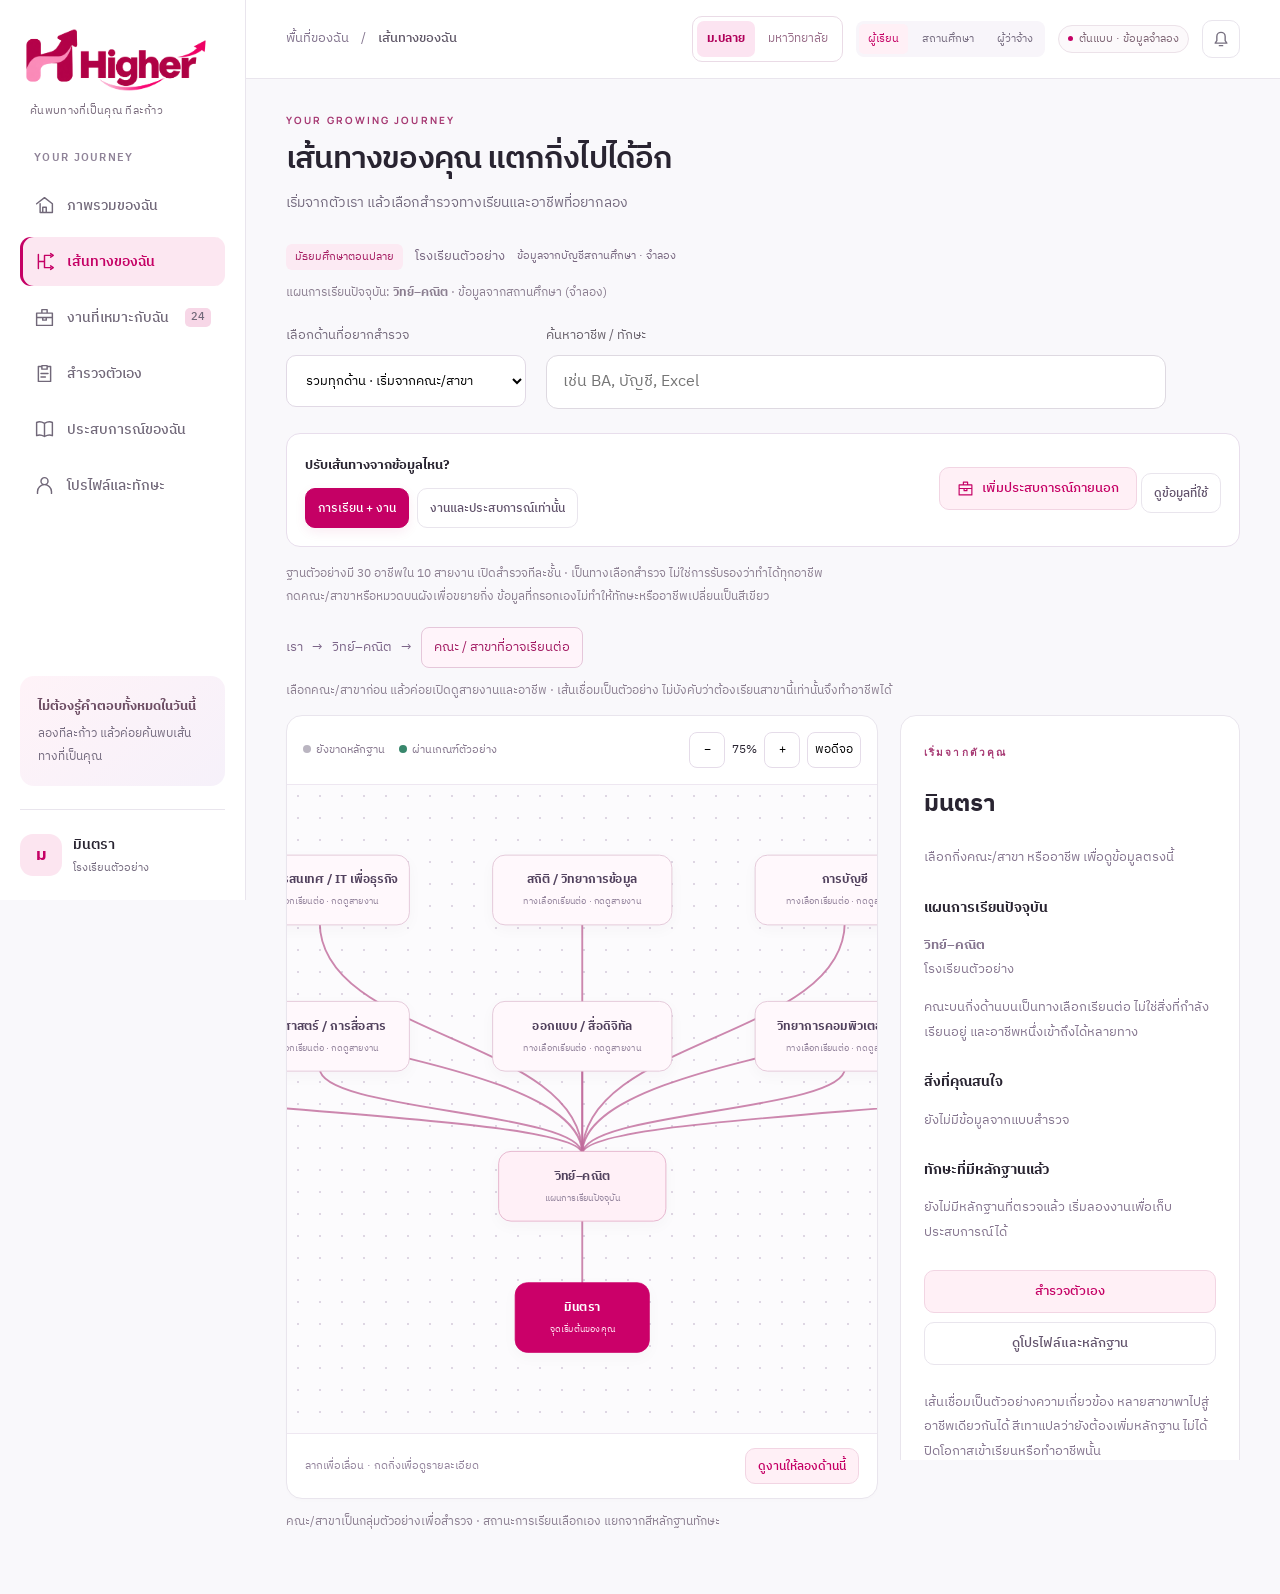
<file: index.html>
<!doctype html>
<html lang="th">
<head>
  <meta charset="utf-8"><meta name="viewport" content="width=device-width,initial-scale=1">
  <meta name="theme-color" content="#c90068">
  <meta name="description" content="Higher ต้นแบบค้นพบความถนัดผ่านงานจริง พร้อมเส้นทางทักษะที่เติบโตไปกับคุณ">
  <title>Higher — เส้นทางของคุณ เริ่มได้วันนี้</title>
  <link rel="stylesheet" href="styles.css">
  <link rel="stylesheet" href="polish.css">
  <link rel="stylesheet" href="assessment-v2.css">
  <link rel="stylesheet" href="theme-v3.css">
  <link rel="stylesheet" href="careers-v4.css">
  <link rel="stylesheet" href="journey-v5.css">
  <link rel="stylesheet" href="tree-v6.css">
  <link rel="stylesheet" href="adaptive-journey.css">
  <link rel="stylesheet" href="audit-fixes.css">
  <link rel="stylesheet" href="education-branches.css">
</head>
<body>
  <div id="app"></div><div id="overlay"></div><div id="toast" role="status" aria-live="polite"></div>
  <script src="app.js"></script>
  <script src="assessment-v2.js"></script>
  <script src="experience-v3.js"></script>
  <script src="career-data-v4.js"></script>
  <script src="careers-v4.js"></script>
  <script src="journey-v5.js"></script>
  <script src="tree-v6.js"></script>
  <script src="institution-v7.js"></script>
  <script src="education-tree-v8.js"></script>
  <script src="demo-navigation.js"></script>
  <script src="adaptive-journey.js"></script>
  <script src="audit-fixes.js"></script>
  <script src="education-branches.js"></script>
</body>
</html>
</file>
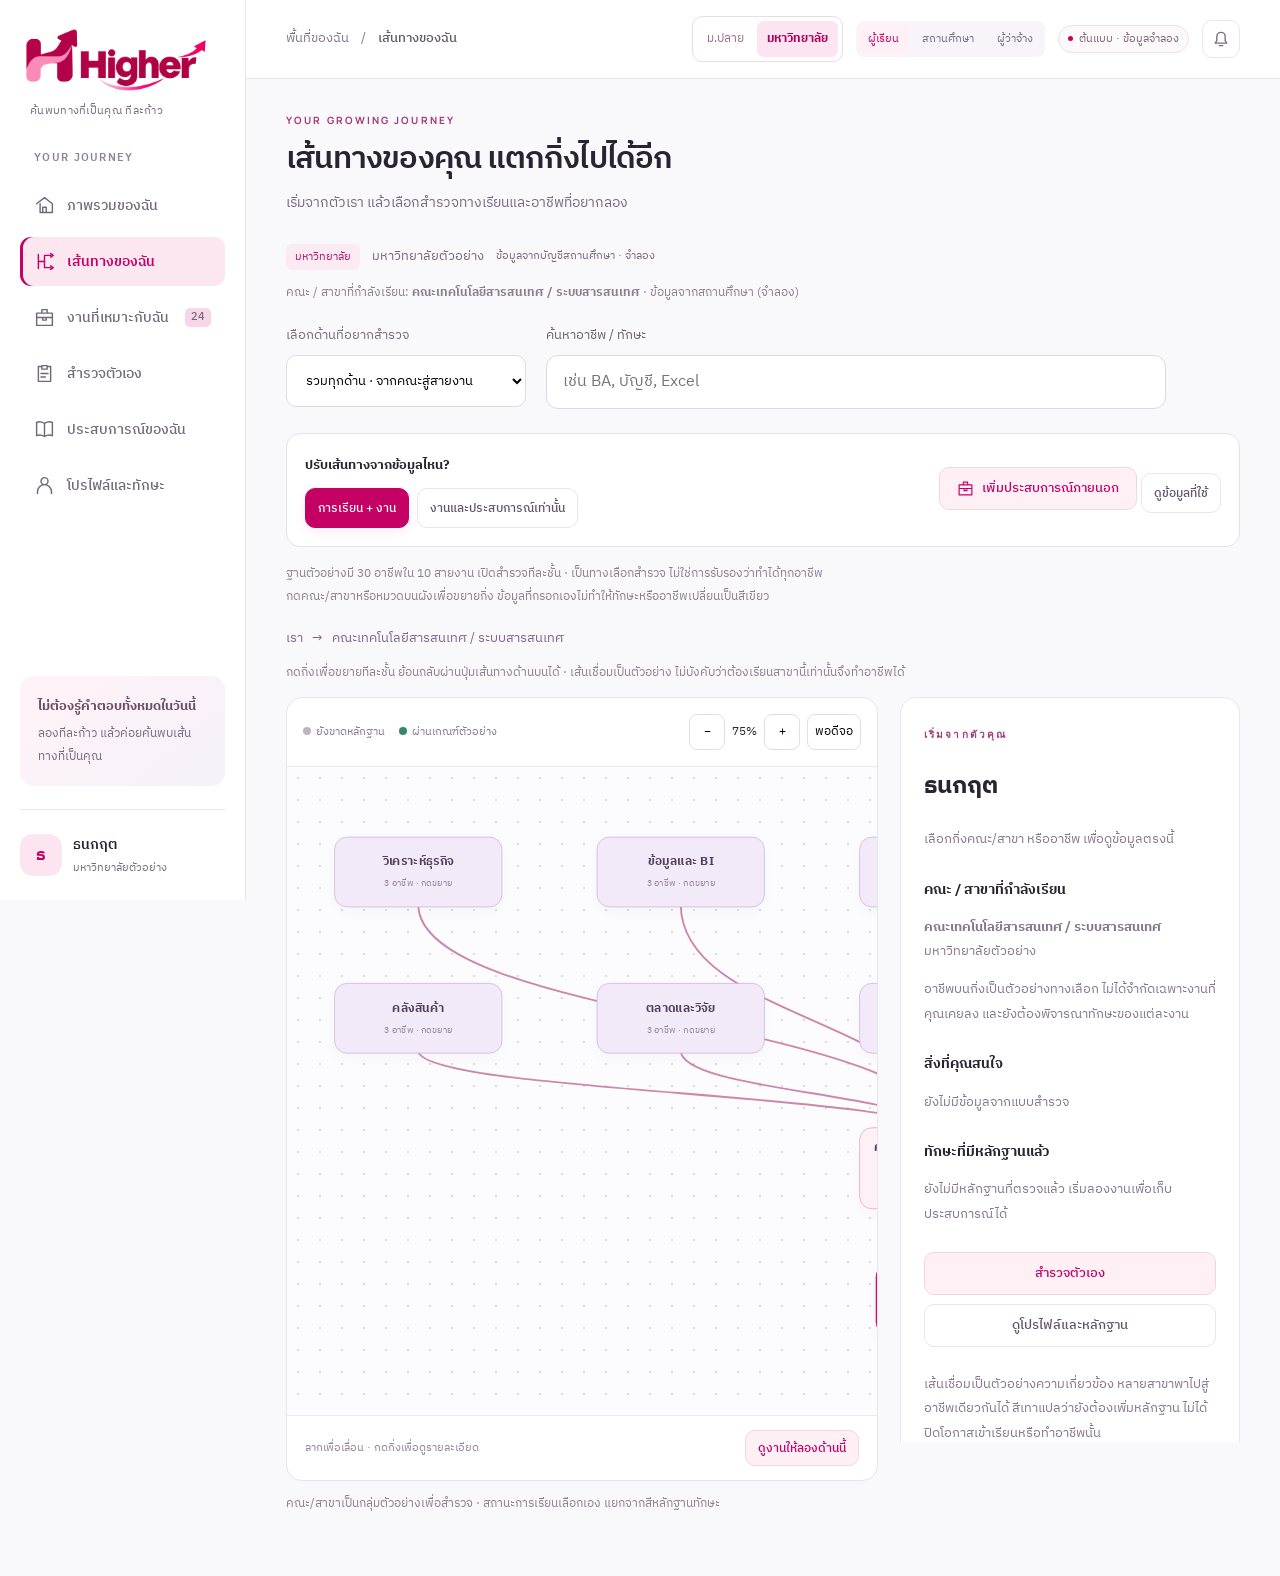
<file: university.html>
<!doctype html>
<html lang="th">
<head>
  <meta charset="utf-8"><meta name="viewport" content="width=device-width,initial-scale=1">
  <meta name="theme-color" content="#c90068">
  <meta name="description" content="Higher ต้นแบบสำหรับนักศึกษามหาวิทยาลัย เชื่อมคณะ ทักษะ อาชีพ และงานระหว่างเรียน">
  <title>Higher — ต้นแบบมหาวิทยาลัย</title>
  <link rel="stylesheet" href="styles.css">
  <link rel="stylesheet" href="polish.css">
  <link rel="stylesheet" href="assessment-v2.css">
  <link rel="stylesheet" href="theme-v3.css">
  <link rel="stylesheet" href="careers-v4.css">
  <link rel="stylesheet" href="journey-v5.css">
  <link rel="stylesheet" href="tree-v6.css">
  <link rel="stylesheet" href="adaptive-journey.css">
  <link rel="stylesheet" href="audit-fixes.css">
  <link rel="stylesheet" href="education-branches.css">
</head>
<body data-demo-cohort="university">
  <div id="app"></div><div id="overlay"></div><div id="toast" role="status" aria-live="polite"></div>
  <script src="app.js"></script>
  <script src="assessment-v2.js"></script>
  <script src="experience-v3.js"></script>
  <script src="career-data-v4.js"></script>
  <script src="careers-v4.js"></script>
  <script src="journey-v5.js"></script>
  <script src="tree-v6.js"></script>
  <script src="institution-v7.js"></script>
  <script src="education-tree-v8.js"></script>
  <script src="demo-navigation.js"></script>
  <script src="adaptive-journey.js"></script>
  <script src="audit-fixes.js"></script>
  <script src="education-branches.js"></script>
</body>
</html>
</file>
<file: styles.css>
@import url('https://fonts.googleapis.com/css2?family=IBM+Plex+Sans+Thai:wght@400;450;500;600;700&family=Manrope:wght@400;500;600;700;800&display=swap');
:root{--pink:#c90068;--pink-dark:#a50055;--soft:#fff0f6;--ink:#26252d;--muted:#85818d;--line:#eeecf1;--green:#267a65;--bg:#faf9fc;--purple:#8064c5;--blue:#4589bd;--gold:#b88b35;--side:238px}*{box-sizing:border-box}body{margin:0;background:var(--bg);color:var(--ink);font-family:'IBM Plex Sans Thai',system-ui,sans-serif;font-size:14px}button,input,select,textarea{font:inherit}button,a,input,select,textarea{-webkit-tap-highlight-color:transparent}button{cursor:pointer}button:disabled{cursor:not-allowed;opacity:.45}button,a{touch-action:manipulation}button:focus-visible,a:focus-visible{outline:3px solid #eeb0d0;outline-offset:4px}a{color:inherit;text-decoration:none}svg{display:block}button svg{pointer-events:none}.icon{width:20px;height:20px;flex-shrink:0}.sidebar{width:var(--side);position:fixed;inset:0 auto 0 0;background:white;border-right:1px solid var(--line);padding:32px 22px;display:flex;flex-direction:column;z-index:30}.brand{display:flex;align-items:center;gap:10px;font-family:Manrope,sans-serif;font-size:29px;font-weight:800;letter-spacing:-1.7px}.brand-mark{color:var(--pink);width:32px;height:36px}.brand span{color:var(--pink)}.side-caption{font-size:11px;color:var(--muted);margin:6px 0 34px 42px;letter-spacing:.2px}.nav-label{font-size:10px;letter-spacing:1.6px;font-weight:600;color:#aba6b0;margin:0 13px 13px}.nav{display:grid;gap:6px}.nav a{display:flex;align-items:center;gap:12px;border-radius:10px;padding:12px 13px;color:#797481;font-weight:500}.nav a:hover{background:#faf7fa}.nav a.active{background:var(--soft);color:var(--pink);font-weight:600}.nav a .count{margin-left:auto;background:#f7d7e7;border-radius:5px;padding:0 6px;font-size:10px}.sidebar-bottom{margin-top:auto}.side-note{padding:16px;background:#faf8fc;border:1px solid var(--line);border-radius:12px;font-size:11px;color:var(--muted);line-height:1.8}.side-note b{display:block;color:#69606e;margin-bottom:4px}.profile-small{display:flex;align-items:center;gap:10px;margin-top:21px;border-top:1px solid var(--line);padding-top:20px}.avatar{display:grid;place-items:center;width:36px;height:36px;border-radius:12px;background:#f5dcea;color:var(--pink);font-weight:700}.profile-small b{font-size:12px}.profile-small small{font-size:10px;display:block;color:var(--muted)}.main{margin-left:var(--side)}.topbar{height:77px;border-bottom:1px solid var(--line);padding:0 42px;background:#ffffffd9;display:flex;align-items:center;justify-content:space-between;gap:15px}.breadcrumb{font-size:12px;color:var(--muted);display:flex;gap:10px;align-items:center}.breadcrumb b{color:#605868;font-weight:500}.top-actions{display:flex;gap:16px;align-items:center}.demo-pill{display:flex;align-items:center;gap:6px;font-size:10px;color:#9e8391;background:#fbf5f8;border:1px solid #f0e3ea;padding:4px 9px;border-radius:20px}.dot{height:5px;width:5px;border-radius:50%;background:var(--pink);display:inline-block}.icon-button{border:1px solid var(--line);background:white;border-radius:8px;width:34px;height:34px;display:grid;place-items:center;color:#777080}.content{max-width:1530px;margin:auto;padding:35px 42px 44px}.eyebrow{font:700 10px Manrope,sans-serif;letter-spacing:2px;color:var(--pink);margin-bottom:8px}.page-head{display:flex;justify-content:space-between;align-items:center;gap:20px;margin-bottom:24px}.page-head h1{font-size:28px;letter-spacing:-.7px;margin:0 0 6px;font-weight:600}.page-head p{margin:0;font-size:12px;color:var(--muted);line-height:1.8}.btn{display:inline-flex;align-items:center;justify-content:center;gap:8px;border:1px solid var(--line);background:white;padding:10px 16px;border-radius:9px;color:#665c6b;font-weight:500;font-size:12px;white-space:nowrap}.btn .icon{width:16px;height:16px}.btn:hover{background:#faf6f9;border-color:#dec8d4}.btn.primary{background:var(--pink);border-color:var(--pink);color:white;box-shadow:0 4px 10px #c9006812}.btn.primary:hover{background:var(--pink-dark)}.btn.soft{color:var(--pink);border-color:#f2d5e3;background:var(--soft)}.btn.small{padding:7px 11px;font-size:11px}.btn.ghost{background:transparent;border-color:transparent}.stats{display:grid;grid-template-columns:repeat(4,1fr);gap:16px;margin-bottom:22px}.stat{background:white;border:1px solid var(--line);border-radius:12px;padding:17px 19px;display:flex;gap:13px;align-items:center}.stat-icon{display:grid;place-items:center;width:38px;height:38px;border-radius:11px;background:var(--soft);color:var(--pink)}.stat:nth-child(2) .stat-icon{color:var(--purple);background:#f2edf9}.stat:nth-child(3) .stat-icon{color:var(--green);background:#eaf5f0}.stat:nth-child(4) .stat-icon{color:var(--gold);background:#fcf5e9}.stat small{font-size:10px;color:var(--muted);display:block}.stat strong{font-family:Manrope,sans-serif;font-size:22px;line-height:1.7}.stat strong em{font:400 11px 'IBM Plex Sans Thai',sans-serif;color:var(--muted);font-style:normal;margin-left:5px}.map-layout{display:grid;grid-template-columns:minmax(0,1fr) 280px;gap:20px;align-items:start}.panel{background:white;border:1px solid var(--line);border-radius:13px;overflow:hidden}.panel-top{padding:18px 21px;border-bottom:1px solid var(--line);display:flex;justify-content:space-between;align-items:center;gap:12px}.panel-top h2{font-size:14px;font-weight:600;margin:0 0 3px}.panel-top p{font-size:10px;color:var(--muted);margin:0}.segmented{display:inline-flex;gap:3px;background:#f7f5f8;padding:3px;border-radius:8px}.segmented button{border:0;background:transparent;border-radius:6px;padding:6px 11px;font-size:10px;color:var(--muted)}.segmented button.active{background:white;color:var(--pink);box-shadow:0 1px 4px #28202c10}.map-toolbar{display:flex;align-items:center;justify-content:space-between;gap:10px;padding:12px 20px;flex-wrap:wrap}.legend{display:flex;gap:13px;font-size:9px;color:var(--muted);align-items:center}.legend span{display:flex;gap:5px;align-items:center}.legend i{width:7px;height:7px;border:1.5px solid #c6c1cd;border-radius:50%;display:inline-block}.legend .done{background:var(--pink);border-color:var(--pink)}.legend .open{border-color:var(--pink);background:white}.legend .later{border-style:dashed}.map-note{font-size:9px;color:#9b8490}.map-viewport{position:relative;height:510px;overflow:auto;background-color:#fcfbfe;background-image:radial-gradient(#ddd7e7 1px,transparent 1px);background-size:19px 19px;scrollbar-width:thin;overscroll-behavior:contain}.map-stage{position:relative;width:850px;height:535px;transform-origin:top left;transition:scale .15s}.map-lines{position:absolute;inset:0;width:850px;height:535px;pointer-events:none}.path{fill:none;stroke:#dad3e4;stroke-width:2;stroke-linecap:round;stroke-dasharray:5 6}.path.ready{stroke:#d670a4;stroke-dasharray:none}.path.explored{stroke:var(--pink);stroke-width:3;stroke-dasharray:none}.branch-caption{position:absolute;top:20px;font-size:10px;font-weight:500;display:flex;gap:5px;align-items:center;color:var(--purple)}.branch-caption.biz{color:var(--green)}.branch-caption.tech{color:var(--blue)}.node{position:absolute;z-index:2;transform:translate(-50%,-50%);width:140px;min-height:63px;background:white;border:1px solid #e0dbe7;border-radius:10px;padding:10px;text-align:left;box-shadow:0 3px 8px #3a234607;transition:box-shadow .2s,border-color .2s,translate .2s;color:var(--ink)}.node:hover{box-shadow:0 5px 15px #c900681c;translate:0 -2px;border-color:#d56b9f}.node .node-top{display:flex;gap:6px;align-items:center}.node .node-icon{width:24px;height:24px;background:#f6f1fa;border-radius:7px;color:var(--purple);display:grid;place-items:center}.node-icon .icon{width:14px;height:14px}.node b{display:block;font-size:10px;font-weight:600;line-height:1.6}.node small{display:block;margin:5px 0 0;font-size:8px;color:var(--muted)}.node.ready{border-color:#e2a6c4}.node.ready .node-icon{background:var(--soft);color:var(--pink)}.node.done{background:#fff4f9;border-color:var(--pink)}.node.selected{outline:3px solid #f8d6e7;outline-offset:3px;border-color:var(--pink)}.node.future{background:#fcfbfd}.node.future .node-icon{background:#f1eff4;color:#a49aaf}.node.current{width:160px;background:var(--pink);color:white;border-color:var(--pink);box-shadow:0 6px 18px #c9006825}.node.current small{color:#ffd2e8}.node.current .node-icon{background:#ffffff22;color:white}.node-badge{position:absolute;right:7px;top:-8px;font-size:7px;color:var(--pink);background:#fff0f6;border:1px solid #f1c8dc;padding:1px 5px;border-radius:8px}.node.done .node-badge{background:var(--pink);color:white;border-color:var(--pink)}.map-controls{display:flex;align-items:center;gap:5px}.map-controls button{border:1px solid var(--line);background:white;width:27px;height:27px;border-radius:6px;color:#746a7e;font-size:14px}.map-controls span{font-family:Manrope;font-size:9px;color:var(--muted);width:36px;text-align:center}.map-bottom{padding:12px 18px;display:flex;justify-content:space-between;align-items:center;font-size:10px;color:var(--muted);border-top:1px solid var(--line)}.map-bottom span{display:flex;align-items:center;gap:6px}.map-bottom .icon{width:13px;height:13px}.detail-panel{padding:21px}.detail-tag{font-size:9px;color:var(--pink);display:inline-block;background:var(--soft);padding:4px 8px;border-radius:5px;margin:12px 0 8px}.detail-icon{width:44px;height:44px;border-radius:12px;background:var(--soft);display:grid;place-items:center;color:var(--pink)}.detail-panel h2{font-size:20px;line-height:1.5;margin:0 0 5px;letter-spacing:-.4px}.detail-panel>p{font-size:11px;color:var(--muted);line-height:1.9;margin:8px 0 18px}.section-label{font-size:10px;font-weight:600;margin:20px 0 11px}.skill{margin:10px 0}.skill-head{display:flex;justify-content:space-between;font-size:10px;color:#79717f;margin-bottom:6px}.skill-head span:last-child{font-family:Manrope;font-size:9px}.track{height:4px;border-radius:4px;background:#f0edf3;overflow:hidden}.track i{height:100%;display:block;border-radius:4px;background:#ce76a6}.skill.met .track i{background:#67a18e}.tip{border:1px solid #efdeea;background:#fffafd;border-radius:9px;padding:11px;font-size:10px;color:#987489;line-height:1.8;margin:16px 0}.next-route{padding:10px 0;border-top:1px solid var(--line);display:flex;align-items:center;justify-content:space-between;font-size:11px}.next-route small{font-size:9px;color:var(--muted)}.detail-panel .btn{width:100%;margin-top:8px}.note-under{margin-top:13px;font-size:9px;color:var(--muted);line-height:1.8}.below-grid{display:grid;grid-template-columns:1.2fr 1fr;gap:20px;margin-top:20px}.mini-list{padding:5px 20px}.mini-row{padding:13px 0;display:flex;align-items:center;gap:12px;border-bottom:1px solid var(--line)}.mini-row:last-child{border-bottom:0}.mini-row .logo-tile{width:36px;height:36px;background:#faf1f6;color:var(--pink);border-radius:10px;display:grid;place-items:center;font-weight:700}.mini-row b{font-size:11px;display:block}.mini-row p{font-size:10px;color:var(--muted);margin:3px 0 0}.mini-row .right{margin-left:auto;text-align:right}.mini-row strong{font:700 12px Manrope}.mini-row .icon{width:17px}.update-block{padding:20px;display:flex;gap:12px}.update-block .round-icon{width:30px;height:30px;background:#ecf5f0;border-radius:50%;color:var(--green);display:grid;place-items:center;flex-shrink:0}.update-block b{font-size:11px}.update-block p{font-size:10px;color:var(--muted);line-height:1.9;margin:5px 0 10px}.pill{display:inline-flex;align-items:center;gap:5px;padding:4px 8px;border-radius:5px;font-size:9px;background:#f5f2f8;color:#81738e}.pill.pink{background:var(--soft);color:var(--pink)}.pill.green{background:#eaf5ef;color:var(--green)}.hero{background:linear-gradient(115deg,#fff3f9,#f8f0fc 65%,#f0f3fc);border:1px solid #f0ddeb;border-radius:16px;padding:30px;display:grid;grid-template-columns:1fr .7fr;align-items:center;gap:20px;margin-bottom:24px}.hero h2{font-size:29px;line-height:1.6;font-weight:600;letter-spacing:-.6px;margin:5px 0 12px}.hero h2 em{font-style:normal;color:var(--pink)}.hero p{color:#958393;font-size:12px;line-height:1.9;max-width:470px}.hero-steps{display:flex;align-items:center;justify-content:center;gap:12px}.hero-step{width:80px;height:95px;display:flex;align-items:center;justify-content:center;flex-direction:column;gap:10px;border:1px solid #ffffff;background:#ffffffaa;border-radius:14px;box-shadow:0 10px 20px #9c698b0b;color:var(--pink);font-size:10px}.hero-step:nth-child(3){translate:0 -25px}.hero-step:nth-child(1){translate:0 25px}.section-head{display:flex;justify-content:space-between;align-items:center;margin:26px 0 15px}.section-head h2{margin:0;font-size:17px;font-weight:600}.section-head p{font-size:11px;color:var(--muted)}.job-grid{display:grid;grid-template-columns:repeat(3,1fr);gap:17px}.job-card{background:white;border:1px solid var(--line);border-radius:13px;padding:20px;transition:transform .2s,box-shadow .2s}.job-card:hover{transform:translateY(-3px);box-shadow:0 10px 22px #38213908}.job-card .company{display:flex;align-items:center;justify-content:space-between;margin-bottom:17px}.company-symbol{width:39px;height:39px;border-radius:10px;display:grid;place-items:center;background:#f2ebfa;color:var(--purple);font:800 15px Manrope}.job-card:nth-child(2n) .company-symbol{background:#eaf4ef;color:var(--green)}.job-card:nth-child(3n) .company-symbol{background:#eaf1fa;color:var(--blue)}.job-card h3{font-size:16px;margin:0 0 4px}.job-card .company-name{color:var(--muted);font-size:10px}.job-card .tags{display:flex;gap:5px;flex-wrap:wrap;margin:13px 0}.job-card .reason{font-size:10px;line-height:1.8;color:#94818e;background:#fdf8fb;border-radius:7px;padding:10px}.job-card .job-foot{display:flex;justify-content:space-between;align-items:center;border-top:1px solid var(--line);padding-top:13px;margin-top:16px}.money{font:700 17px Manrope;color:var(--ink)}.money small{font:400 9px 'IBM Plex Sans Thai';color:var(--muted)}.filters{display:flex;gap:9px;align-items:center;margin-bottom:20px;flex-wrap:wrap}.search{position:relative;flex:1;min-width:180px}.search .icon{position:absolute;left:12px;top:12px;color:#aaa0b3;width:16px;height:16px}.search input{width:100%;padding:11px 14px 11px 37px;border:1px solid var(--line);border-radius:9px;background:white;font-size:12px}.filter-button{border:1px solid var(--line);background:white;border-radius:8px;padding:10px 15px;color:#8c8093;font-size:11px}.filter-button.active{background:var(--pink);border-color:var(--pink);color:white}.jobs-count{font-size:10px;color:var(--muted);margin-left:auto}.steps-overview{display:grid;grid-template-columns:repeat(3,1fr);gap:18px}.step-card{padding:22px;border:1px solid var(--line);border-radius:12px;background:white}.step-card>span{font:700 24px Manrope;color:#e3becf}.step-card h3{font-size:15px}.step-card p{font-size:11px;line-height:1.9;color:var(--muted)}.assessment-shell{max-width:760px;margin:0 auto}.assessment-intro{padding:32px}.assessment-intro h2{font-size:25px;margin:15px 0}.assessment-intro p{font-size:12px;color:var(--muted);line-height:2}.assessment-step{padding:28px}.step-progress{display:flex;gap:6px;margin:0 0 26px}.step-progress i{height:4px;background:#eee9f1;border-radius:4px;flex:1}.step-progress i.on{background:var(--pink)}.question-number{font-size:10px;color:var(--pink)}.assessment-step h2{font-size:23px;font-weight:600;line-height:1.6;margin:10px 0}.assessment-step .hint{font-size:11px;color:var(--muted)}.options{display:grid;gap:10px;margin:24px 0}.option{border:1px solid var(--line);border-radius:10px;padding:15px;text-align:left;background:white;display:flex;gap:12px;align-items:center}.option .radio{height:17px;width:17px;border:1px solid #d7d0dd;border-radius:50%;flex-shrink:0}.option.active{border-color:var(--pink);background:#fff6fa;color:var(--pink)}.option.active .radio{border:5px solid var(--pink)}.assessment-footer{display:flex;justify-content:space-between;margin-top:25px}.form-grid{display:grid;grid-template-columns:1fr 1fr;gap:16px}.field{display:block;margin-bottom:17px}.field>span{display:block;font-size:11px;color:#837789;margin:0 0 7px}.field input,.field select,.field textarea{width:100%;background:#fcfbfd;border:1px solid #e5dfe9;border-radius:8px;padding:12px;color:#51465b;font-size:12px}.field textarea{resize:vertical;min-height:88px}.check-row{display:flex;gap:9px;align-items:flex-start;color:var(--muted);font-size:11px;line-height:1.9}.check-row input{accent-color:var(--pink);margin-top:4px}.profile-grid{display:grid;grid-template-columns:1fr 1fr;gap:20px}.profile-card{padding:25px}.profile-card h2{font-size:17px;margin-top:0}.profile-intro{display:flex;gap:15px;align-items:center;margin-bottom:20px}.profile-intro .avatar{width:58px;height:58px;font-size:20px}.profile-intro h2{margin:0;font-size:21px}.profile-intro p{font-size:11px;color:var(--muted);margin:4px 0}.skills-profile .skill{margin:16px 0}.skills-profile .skill-head{font-size:12px}.skills-profile .track{height:6px}.role-switch{display:flex;gap:5px}.role-switch button{border:0;background:transparent;font-size:10px;color:var(--muted);padding:5px 8px;border-radius:5px}.role-switch button.active{color:var(--pink);background:var(--soft)}table{width:100%;border-collapse:collapse;font-size:11px;text-align:left}th{font-weight:500;color:var(--muted);background:#fcfbfd;padding:13px 20px;white-space:nowrap}td{padding:17px 20px;border-bottom:1px solid var(--line)}td b{font-size:12px}.table-wrap{overflow:auto}.empty{text-align:center;padding:50px 25px;color:var(--muted)}.empty .icon{margin:auto auto 15px;width:30px;height:30px;color:#c9b4c1}.empty h3{color:#746479;font-size:16px}.empty p{font-size:12px}.work-card{padding:23px;margin-bottom:16px}.work-top{display:flex;align-items:center;justify-content:space-between;gap:20px}.work-card h3{margin:0 0 5px;font-size:17px}.work-card p{font-size:11px;color:var(--muted);line-height:1.9}.work-steps{display:flex;gap:8px;margin:18px 0}.work-steps span{flex:1;border-top:3px solid #eee9f1;padding-top:9px;color:var(--muted);font-size:10px}.work-steps span.on{border-color:var(--pink);color:var(--pink)}.work-actions{display:flex;gap:9px;flex-wrap:wrap}.modal-backdrop{position:fixed;inset:0;background:#29203160;backdrop-filter:blur(4px);z-index:100;display:flex;align-items:center;justify-content:center;padding:24px}.modal{background:white;border-radius:17px;max-width:600px;width:100%;max-height:90vh;overflow:auto;box-shadow:0 20px 80px #20132833}.modal-head{display:flex;justify-content:space-between;align-items:center;padding:22px 25px;border-bottom:1px solid var(--line)}.modal-head h2{font-size:17px;margin:0}.modal-body{padding:25px}.modal-body h3{font-size:23px;margin:12px 0 5px}.modal-body>p{color:var(--muted);font-size:12px;line-height:1.9}.job-facts{display:grid;grid-template-columns:1fr 1fr;gap:13px;margin:20px 0}.job-facts>div{padding:12px;background:#faf8fc;border-radius:8px}.job-facts small{display:block;font-size:10px;color:var(--muted);margin-bottom:5px}.job-facts b{font-size:12px}.modal-list{font-size:12px;line-height:2;color:#877b8d;padding-left:20px}.modal-foot{display:flex;gap:10px;justify-content:flex-end;padding:17px 25px;border-top:1px solid var(--line)}.feedback-stars{display:flex;gap:8px;margin:10px 0 22px}.feedback-stars button{border:1px solid var(--line);border-radius:8px;background:white;padding:9px 13px;color:#a598ae}.feedback-stars button.active{border-color:var(--pink);background:var(--soft);color:var(--pink)}.toast{position:fixed;bottom:25px;left:calc(50% + 80px);transform:translateX(-50%);background:#392b3e;color:white;padding:12px 20px;border-radius:10px;font-size:12px;box-shadow:0 8px 25px #27192d20;z-index:200;max-width:90vw}.history-entry{border-left:2px solid #f0d4e3;padding:0 0 22px 20px;margin:5px 0 0 8px;position:relative}.history-entry:before{content:'';position:absolute;width:8px;height:8px;background:var(--pink);border:3px solid white;box-sizing:content-box;border-radius:50%;left:-8px;top:0}.history-entry h3{font-size:14px;margin:0 0 8px}.history-entry p{font-size:11px;color:var(--muted);line-height:1.9;margin:5px 0}.history-entry small{font-size:10px;color:#a699aa}.mobile-menu{display:none}.full-width{width:100%}.spacer{height:15px}.helper-text{color:var(--muted);font-size:10px;line-height:1.8}.error-text{font-size:11px;color:#bd4065}.welcome-tag{font-size:10px;color:var(--pink);background:white;border:1px solid #f1d5e4;border-radius:20px;padding:4px 10px;display:inline-flex;gap:6px;align-items:center}.key-note{color:var(--muted);font-size:10px;line-height:1.9;margin-top:17px}.recent-state{font-size:10px;background:#f0f6f2;padding:8px 12px;color:var(--green);border-radius:8px}.mobile-nav-backdrop{display:none}
@media(min-width:1550px){.map-viewport{height:540px}.map-stage{margin:0 auto}.content{padding-top:42px}}@media(max-width:1200px){:root{--side:208px}.sidebar{padding:27px 16px}.content{padding:28px}.topbar{padding:0 28px}.map-layout{grid-template-columns:minmax(0,1fr) 250px}.job-grid{grid-template-columns:repeat(2,1fr)}.stat{padding:14px 12px;gap:8px}.stat-icon{width:30px;height:30px}.stat strong{font-size:19px}}@media(max-width:980px){.map-layout{grid-template-columns:1fr}.detail-panel{display:grid;grid-template-columns:1fr 1fr;gap:0 28px}.detail-main{grid-row:span 2}.detail-panel>p{margin:0}.detail-panel .section-label{margin-top:10px}.detail-secondary .btn{width:auto}.below-grid{grid-template-columns:1fr 1fr}.hero{grid-template-columns:1fr}.hero-steps{display:none}}@media(max-width:740px){:root{--side:0px}.sidebar{transform:translateX(-105%);width:230px;transition:transform .2s;box-shadow:10px 0 35px #22162c15}.sidebar.open{transform:translateX(0)}.mobile-nav-backdrop.open{display:block;position:fixed;inset:0;background:#22162c40;z-index:25}.main{margin:0}.mobile-menu{display:grid}.topbar{height:65px;padding:0 18px}.breadcrumb{font-size:10px}.top-actions{gap:8px}.role-switch{display:none}.demo-pill{font-size:9px}.content{padding:24px 16px}.page-head{align-items:flex-start;gap:10px}.page-head h1{font-size:24px}.page-head p{font-size:11px}.page-head .btn{font-size:10px;padding:9px}.stats{grid-template-columns:repeat(2,1fr);gap:10px}.stat{padding:13px}.map-toolbar{padding:12px;gap:7px}.legend{gap:8px;font-size:8px}.map-note{display:none}.map-viewport{height:460px}.map-bottom{font-size:9px;padding:12px}.panel-top{padding:16px}.panel-top .segmented button{padding:6px 8px}.detail-panel{display:block}.detail-panel h2{font-size:20px}.below-grid,.profile-grid,.steps-overview{grid-template-columns:1fr}.job-grid{grid-template-columns:1fr}.hero{padding:24px}.hero h2{font-size:25px}.form-grid{grid-template-columns:1fr;gap:0}.assessment-step{padding:22px}.assessment-step h2{font-size:21px}.work-top{align-items:flex-start}.work-top .btn{font-size:10px}.work-steps span{font-size:9px}.modal-backdrop{padding:12px}.modal{max-height:94vh}.modal-body{padding:20px}.modal-head{padding:17px 20px}.toast{left:50%;width:max-content;max-width:90vw}.profile-card{padding:20px}.map-controls{gap:3px}.segmented{white-space:nowrap}.job-facts{grid-template-columns:1fr 1fr}.modal-foot{padding:15px 20px}.page-head .hide-mobile{display:none}}
</file>
<file: polish.css>
.node{width:124px}
.node.current{width:160px}
.branch-caption .icon{width:13px;height:13px}
.job-card .reason>.icon{display:inline-block;vertical-align:middle;width:12px;height:12px;margin-right:4px}
.tip>.icon{display:inline-block;vertical-align:middle;width:13px;height:13px}
.detail-panel .detail-main>p{font-size:11px;line-height:1.9;color:var(--muted)}
.assessment-intro .detail-icon>.icon{width:25px;height:25px}
.sidebar .profile-small .avatar{flex-shrink:0}
.sidebar .profile-small>div:last-child{min-width:0}
.sidebar .profile-small small{white-space:nowrap;text-overflow:ellipsis;overflow:hidden}
</file>
<file: assessment-v2.css>
.survey-layout{max-width:830px;margin:0 auto}.survey-meta{display:flex;align-items:center;justify-content:space-between;font-size:11px;color:var(--muted);margin-bottom:12px;gap:12px}.survey-progress{height:5px;background:#eee9f1;border-radius:6px;overflow:hidden;margin-bottom:25px}.survey-progress i{display:block;height:100%;background:var(--pink);transition:width .2s}.survey-box{padding:30px}.survey-box h2{font-size:24px;line-height:1.7;margin:12px 0}.survey-box .question-help{font-size:12px;color:var(--muted);line-height:1.9;margin:0 0 22px}.survey-box .options .option{font-size:13px}.survey-box .option .radio.square{border-radius:4px}.survey-box .example{padding:15px 18px;border-left:3px solid #e5a1c2;background:#fff7fb;border-radius:0 8px 8px 0;font-size:12px;line-height:2;color:#826e7e;margin:20px 0;white-space:pre-line}.survey-box .example b{color:#5c4a59}.survey-box .option-desc{display:block;font-size:10px;color:var(--muted);margin-top:3px}.survey-box .unknown{border-style:dashed;color:#87788f;background:#fcfafc}.survey-navigation{display:flex;justify-content:space-between;align-items:center;border-top:1px solid var(--line);margin-top:26px;padding-top:20px;gap:10px}.survey-counter{font-size:11px;color:var(--muted);text-align:center}.assessment-notice{font-size:10px;line-height:1.9;color:#9b8795;padding:14px 0}.survey-intro-grid{display:grid;grid-template-columns:repeat(3,1fr);gap:12px;margin:22px 0}.survey-intro-grid>div{border:1px solid var(--line);padding:15px;border-radius:10px;font-size:11px;line-height:1.8}.survey-intro-grid strong{font-size:21px;font-family:Manrope;display:block;color:var(--pink);margin-bottom:6px}.survey-intro-grid small{display:block;color:var(--muted)}.interest-grid{display:grid;grid-template-columns:repeat(2,1fr);gap:14px}.interest-item{padding:15px;border:1px solid var(--line);border-radius:10px}.interest-item h3{font-size:13px;margin:0 0 4px}.interest-item p{font-size:10px;color:var(--muted);line-height:1.8;margin:4px 0 12px}.interest-item strong{font:700 18px Manrope;color:var(--pink)}.interest-item small{font-size:10px;color:var(--muted)}.interest-item .track{margin-top:10px}.interest-item .track i{background:var(--pink)}.survey-section{padding:24px;margin-bottom:18px}.survey-section>h2{font-size:18px;margin:0 0 9px}.survey-section>p{font-size:12px;line-height:1.9;color:var(--muted)}.result-columns{display:grid;grid-template-columns:1.25fr 1fr;gap:20px}.result-list{padding:0;list-style:none;margin:12px 0}.result-list li{padding:11px 0;border-bottom:1px solid var(--line);font-size:12px;line-height:1.9;display:flex;justify-content:space-between;gap:12px}.result-list li span{color:var(--muted);text-align:right}.module-cards{display:grid;grid-template-columns:repeat(3,1fr);gap:12px}.module-card{border:1px solid var(--line);border-radius:11px;padding:18px;background:#fff}.module-card h3{font-size:15px;margin:10px 0 7px}.module-card p{font-size:11px;color:var(--muted);line-height:1.9;min-height:42px}.module-card .btn{width:100%}.module-card .detail-icon{width:34px;height:34px}.result-actions{display:flex;gap:10px;flex-wrap:wrap;margin-top:18px}.task-table{width:100%;border-collapse:collapse;margin:16px 0;font-size:12px}.task-table th,.task-table td{padding:9px 12px;border:1px solid var(--line);font-weight:400}.task-table th{background:#fff0f6}.rubric{font-size:11px;line-height:1.9;border:1px solid var(--line);border-radius:8px;padding:14px;margin:16px 0}.rubric summary{cursor:pointer;color:var(--pink)}.rubric ul{padding-left:18px;color:var(--muted)}.source-links{font-size:11px;line-height:2;color:var(--muted);margin:15px 0}.source-links a{color:var(--pink);text-decoration:underline;text-underline-offset:3px}.confidence-note{font-size:10px;line-height:1.8;background:#f7f4fb;border-radius:8px;padding:10px;color:#8c7c9a}.evidence-row{display:flex;justify-content:space-between;gap:10px;font-size:11px;padding:10px 0;border-bottom:1px solid var(--line)}.evidence-row span{color:var(--muted);text-align:right}.branch-survey-link{margin-top:16px;padding-top:12px;border-top:1px solid var(--line)}.support-note{padding:13px;border:1px solid #f3dce8;border-radius:8px;color:#946c84;background:#fff8fb;font-size:11px;line-height:1.9}.task-review-response{padding:15px;background:#faf8fc;border-radius:8px;white-space:pre-wrap;overflow-wrap:anywhere;font-size:12px;line-height:1.9;margin:12px 0}.survey-box textarea{width:100%;min-height:140px;padding:14px;border:1px solid #e7dfe9;border-radius:9px;resize:vertical;font:inherit;line-height:1.9}.survey-box input{width:100%;padding:12px;border:1px solid #e7dfe9;border-radius:8px}.survey-box .table-scroll{overflow:auto}.skills-placeholder{font-size:11px;color:var(--muted);padding:12px 0;line-height:1.9}
@media(max-width:740px){.survey-box{padding:21px}.survey-box h2{font-size:21px}.survey-intro-grid{gap:7px}.survey-intro-grid>div{padding:11px;font-size:10px}.result-columns{grid-template-columns:1fr}.module-cards{grid-template-columns:1fr}.module-card p{min-height:0}.interest-grid{gap:10px}.survey-section{padding:20px}.survey-navigation .btn{font-size:11px;padding:10px 12px}}
</file>
<file: theme-v3.css>
/* Higher v3: an approachable workspace, with the roadmap as the main canvas. */
:root{--pink:#c50065;--pink-dark:#a50055;--soft:#fff0f6;--ink:#292431;--muted:#756b7f;--line:#e9e5ed;--bg:#f9f8fb;--side:246px;--green:#24755e;--blue:#356b9f;--purple:#7753ab}
body{font-size:16px;line-height:1.65}button,input,select,textarea{font:inherit}button:focus-visible,a:focus-visible,input:focus-visible,textarea:focus-visible,select:focus-visible{outline:3px solid #d25e9a;outline-offset:3px}.sidebar{padding:23px 20px;background:#fff;border-color:var(--line)}.brand{letter-spacing:0;display:block;padding:0 2px}.brand-image{display:block;width:188px;max-width:100%;height:auto}.side-caption{margin:8px 10px 29px;font-size:11px;color:#78697b;letter-spacing:.3px}.nav-label{font-size:11px;letter-spacing:1.3px;color:#8f8398;margin:0 14px 14px}.nav{gap:7px}.nav a{font-size:14px;padding:12px 14px;border-radius:11px;gap:12px;color:#716879;font-weight:450;min-height:49px}.nav a.active{background:#fce7f1;color:var(--pink);box-shadow:inset 3px 0 var(--pink)}.nav a .count{font-size:11px;min-width:21px;text-align:center}.nav .icon{width:21px;height:21px}.side-note{border:0;background:linear-gradient(140deg,#fff3f8,#f6f1fa);padding:18px;font-size:12px;border-radius:14px;line-height:1.9}.side-note b{font-size:13px;color:#6d4d64}.profile-small{gap:11px;margin-top:23px;padding-top:22px}.profile-small b{font-size:14px;font-weight:600}.profile-small small{font-size:11px}.avatar{height:42px;width:42px;font-size:17px;background:#fce5f0;border-radius:13px}.topbar{height:79px;padding:0 40px;background:#fff;position:relative}.breadcrumb{font-size:13px;color:#83748e;gap:12px}.breadcrumb b{font-size:13px}.top-actions{gap:13px}.role-switch{padding:3px;background:#f8f5fa;border-radius:8px}.role-switch button{font-size:11px;padding:6px 9px}.demo-pill{font-size:11px;background:#fcf9fb;border-color:#ece2e9;color:#7d6373;padding:5px 10_sinkpx}.icon-button{width:38px;height:38px;border-radius:10px}.content{padding:34px 40px 48px;max-width:1640px}.page-head{margin-bottom:27px;align-items:center}.page-head h1{font-size:31px;font-weight:600;letter-spacing:-.8px;line-height:1.55;margin:0 0 7px}.page-head p{font-size:14px;color:var(--muted);max-width:740px;line-height:1.9}.eyebrow{font-size:10px;letter-spacing:2.1px;font-weight:700;margin-bottom:8px;color:#a63872}.btn{min-height:43px;font-size:13px;padding:10px 17px;border-radius:10px;gap:8px;line-height:1.6;color:#62536c;transition:background .15s,box-shadow .15s,transform .15s}.btn.primary{background:var(--pink);color:white;box-shadow:0 4px 12px #b9006014}.btn.primary:hover{background:var(--pink-dark);box-shadow:0 5px 15px #b9006022;transform:translateY(-1px)}.btn.small{font-size:12px;min-height:36px;padding:7px 12px}.btn.ghost{box-shadow:none}.btn .icon{width:17px;height:17px}.panel{border-radius:16px;border-color:var(--line);box-shadow:0 2px 3px #3c234503}.panel-top{padding:19px 23px}.panel-top h2{font-size:17px;font-weight:600;margin:0 0 4px}.panel-top p{font-size:12px;line-height:1.7}.helper-text,.key-note{font-size:12px;line-height:1.9;color:var(--muted)}.pill{font-size:11px;padding:4px 9px;border-radius:6px;line-height:1.7}.pill.pink{color:#a51b61;background:#fceaf3}.pill.green{color:#256b55;background:#eaf4ef}.stats{gap:15px;margin-bottom:25px}.stat{padding:18px 19px;gap:13px;border-radius:14px;box-shadow:0 2px 4px #3b234303}.stat small{font-size:12px;line-height:1.7}.stat strong{font-size:25px;line-height:1.65}.stat strong em{font-size:11px}.stat-icon{width:42px;height:42px;border-radius:13px}.stat-icon .icon{width:21px;height:21px}.section-head{margin:29px 0 17px}.section-head h2{font-size:21px;font-weight:600}.section-head p{font-size:13px}.section-label{font-size:13px;font-weight:600;margin:22px 0 12px}.mini-list{padding:0 22px}.mini-row{padding:16px 0;gap:13px}.mini-row b{font-size:14px;font-weight:500}.mini-row p{font-size:12px;margin-top:4px}.mini-row strong{font-size:15px}.mini-row .logo-tile{width:41px;height:41px;border-radius:11px}.below-grid{gap:22px;margin-top:23px}.update-block{padding:23px;gap:14px}.update-block b{font-size:14px;font-weight:500}.update-block p{font-size:13px;line-height:1.9}.update-block .round-icon{height:35px;width:35px}.update-block .round-icon .icon{height:18px;width:18px}.job-grid{gap:22px}.job-card{padding:24px;border-radius:16px;box-shadow:0 3px 8px #3f254905}.job-card:hover{box-shadow:0 12px 25px #4c2a5010;border-color:#decad8}.job-card h3{font-size:20px;line-height:1.6;font-weight:600}.job-card .company{margin-bottom:19px}.company-symbol{width:45px;height:45px;font-size:17px;border-radius:13px}.job-card .company-name{font-size:12px}.job-card .tags{margin:16px 0;gap:7px}.job-card .reason{font-size:12px;line-height:1.9;padding:13px;border-radius:9px;color:#7b6374;background:#fcf7fa}.job-card .job-foot{padding-top:17px;margin-top:19px;gap:10px}.money{font-size:22px}.money small{font-size:11px}.filters{gap:9px;margin-bottom:17px}.search input{font-size:14px;padding:12px 16px 12px 40px;min-height:46px;border-radius:10px}.search .icon{top:15px;left:13px;width:17px;height:17px}.filter-button{font-size:13px;min-height:45px;padding:9px 15px;border-radius:9px}.field>span{font-size:13px;color:#75677e;line-height:1.8;margin-bottom:8px}.field input,.field select,.field textarea{font-size:14px;min-height:47px;padding:12px 14px;border-radius:10px;background:#fff}.field textarea{min-height:110px}.check-row{font-size:13px;line-height:1.95;gap:10px}.check-row input{width:18px;height:18px;flex-shrink:0;margin-top:5px}.modal{border-radius:20px;max-width:660px}.modal-head{padding:21px 27px}.modal-head h2{font-size:19px}.modal-body{padding:26px}.modal-body h3{font-size:26px;line-height:1.55}.modal-body>p{font-size:14px;line-height:1.9}.modal-list{font-size:14px;line-height:2}.job-facts{gap:13px;margin:23px 0}.job-facts>div{padding:15px;border-radius:10px}.job-facts small{font-size:12px}.job-facts b{font-size:14px}.modal-foot{padding:18px 26px}.tip{font-size:12px;line-height:1.9;padding:14px;border-radius:10px}.profile-card{padding:27px}.profile-card h2{font-size:20px}.profile-intro h2{font-size:25px}.profile-intro p{font-size:13px}.work-card{padding:26px;margin-bottom:22px}.work-card h3{font-size:22px;line-height:1.6}.work-card p{font-size:13px;line-height:1.9}.work-steps{margin:24px 0}.work-steps span{font-size:12px;padding-top:12px}.work-actions{gap:10px}.empty{padding:55px 25px}.empty h3{font-size:20px;font-weight:500}.empty p{font-size:14px;line-height:1.9}.history-entry h3{font-size:16px;line-height:1.8}.history-entry p{font-size:13px}.history-entry small{font-size:11px}table{font-size:13px}th{padding:15px 22px;font-size:12px}td{padding:19px 22px}td b{font-size:14px}.toast{font-size:14px;padding:14px 22px;line-height:1.8;border-radius:12px;max-width:85vw}
/* Home: one clear next action, followed by the work you can actually try. */
.home-welcome{display:grid;grid-template-columns:1.1fr .9fr;gap:30px;align-items:center;background:linear-gradient(115deg,#fff0f7 0%,#fbf5fc 60%,#f2f2fc 100%);border:1px solid #efdeea;border-radius:20px;padding:33px 35px;margin-bottom:25px;overflow:hidden}.home-welcome h2{font-size:31px;line-height:1.6;letter-spacing:-.8px;margin:10px 0 12px;font-weight:600}.home-welcome h2 em{font-style:normal;color:var(--pink)}.home-welcome p{font-size:14px;line-height:1.9;color:#7c6478;max-width:510px;margin-bottom:21px}.welcome-tag{font-size:10px;letter-spacing:.6px;padding:5px 10px;color:#a73d73;gap:7px}.welcome-tag .icon{width:13px;height:13px}.mini-journey{position:relative;min-height:225px;display:flex;justify-content:center;align-items:center;gap:13px}.journey-stop{background:#ffffffed;box-shadow:0 12px 30px #6d3b6510;border:1px solid #f2e1eb;border-radius:17px;display:flex;flex-direction:column;align-items:center;gap:11px;min-width:100px;min-height:114px;padding:19px 13px;color:#a32e69;font-size:13px;transform:rotate(-4deg)}.journey-stop .icon{width:29px;height:29px}.journey-stop:nth-of-type(2){transform:translateY(-20px) rotate(1deg);color:#7753ab}.journey-stop:nth-of-type(3){transform:translateY(-40px) rotate(5deg);color:var(--green)}.mini-journey>.icon{color:#ce93b3;width:20px;flex-shrink:0}.home-actions{display:flex;gap:10px;flex-wrap:wrap}.home-intro-note{display:flex;justify-content:space-between;gap:25px;font-size:12px;color:var(--muted);padding-top:20px;line-height:1.9}.home-intro-note a{color:var(--pink);white-space:nowrap}
/* Roadmap: bigger labels, separated branches, a navigable spatial canvas. */
.roadmap-v3 .map-layout{grid-template-columns:minmax(0,1fr) 302px;gap:22px}.roadmap-v3 .map-main{min-width:0}.roadmap-v3 .panel-top{gap:15px}.roadmap-v3 .segmented{border:1px solid #eee6ef;border-radius:9px;background:#faf7fb}.roadmap-v3 .segmented button{font-size:12px;padding:7px 12px;min-height:34px}.roadmap-v3 .map-toolbar{padding:14px 19px;border-bottom:1px solid #f0eaf3;gap:10px}.roadmap-v3 .legend{font-size:11px;gap:13px;color:#7c6d86}.roadmap-v3 .legend i{width:9px;height:9px}.roadmap-v3 .map-viewport{height:625px;background-color:#fcfafd;background-image:radial-gradient(#dfd5e5 .8px,transparent .8px);background-size:22px 22px;cursor:grab;touch-action:pan-x pan-y;scrollbar-color:#d4bfce transparent;scrollbar-width:thin;position:relative}.roadmap-v3 .map-viewport.is-panning{cursor:grabbing;user-select:none}.roadmap-v3 .map-space{position:relative;min-width:100%;min-height:100%;margin:0 auto}.roadmap-v3 .map-stage{width:1020px;height:670px;position:absolute;left:0;top:0;margin:0;transition:none;scale:1;transform-origin:top left}.roadmap-v3 .map-lines{width:1020px;height:670px}.roadmap-v3 .path{stroke:#d6cddd;stroke-width:2;stroke-dasharray:5 7}.roadmap-v3 .path.ready{stroke:#d787af;stroke-width:2;stroke-dasharray:none}.roadmap-v3 .path.explored{stroke:var(--pink);stroke-width:3.2;stroke-dasharray:none}.roadmap-v3 .path.is-highlight{stroke:var(--pink);stroke-width:3;stroke-dasharray:none}.roadmap-v3 .branch-label{position:absolute;top:22px;display:flex;align-items:center;gap:7px;font-size:12px;font-weight:500;color:#8f3a70;letter-spacing:.1px;background:#f9eaf3;border-radius:7px;padding:6px 11px}.roadmap-v3 .branch-label.business{background:#eaf4ed;color:#3d735a}.roadmap-v3 .branch-label.tech{background:#eaf1fb;color:#476f9c}.roadmap-v3 .branch-label .icon{width:14px;height:14px}.roadmap-v3 .node{width:146px;min-height:87px;padding:13px 12px;border:1px solid #e6dbe9;border-radius:13px;background:white;box-shadow:0 4px 10px #4b2a5507;translate:0 0;transition:border-color .15s,box-shadow .15s,opacity .15s}.roadmap-v3 .node:hover{translate:0 -2px;box-shadow:0 7px 17px #923a7215;border-color:#d182ad}.roadmap-v3 .node .node-top{gap:8px;align-items:flex-start}.roadmap-v3 .node .node-icon{width:27px;height:27px;border-radius:9px;flex-shrink:0}.roadmap-v3 .node .node-icon .icon{width:16px;height:16px}.roadmap-v3 .node b{font-size:13px;font-weight:600;line-height:1.65}.roadmap-v3 .node small{font-size:10px;margin:9px 0 0;color:#817188;line-height:1.6}.roadmap-v3 .node.ready{border-color:#e8bed4}.roadmap-v3 .node.done{border-color:#63a18c;background:#f1faf5}.roadmap-v3 .node.done .node-icon{color:#28735a;background:#e4f3eb}.roadmap-v3 .node.done small{color:#3e795f}.roadmap-v3 .node.selected{border-color:var(--pink);outline:3px solid #f4d8e7;outline-offset:4px;box-shadow:0 5px 18px #c9006813}.roadmap-v3 .node.future{background:#fff;opacity:1}.roadmap-v3 .node.future .node-icon{background:#f5f1f8;color:#897296}.roadmap-v3 .node.future{border-style:dashed;border-color:#ccbcd4}.roadmap-v3 .node.current{width:180px;min-height:84px;color:white;background:var(--pink);border-color:var(--pink);box-shadow:0 9px 24px #bb005e22}.roadmap-v3 .node.current .node-icon{background:#ffffff25;color:white}.roadmap-v3 .node.current b{font-size:15px}.roadmap-v3 .node.current small{color:#ffe0ef;font-size:11px}.roadmap-v3 .node-badge{font-size:9px;right:8px;top:-10px;padding:2px 7px;border-radius:6px;border-color:#efcee0;background:#fff5fa;color:#ac286b;line-height:1.6}.roadmap-v3 .node.done .node-badge{background:#e9f6ef;color:#2b7258;border-color:#a7d0bc}.roadmap-v3 .map-bottom{padding:13px 18px;font-size:11px;gap:12px;flex-wrap:wrap;line-height:1.8}.roadmap-v3 .map-controls{gap:5px}.roadmap-v3 .map-controls button{width:35px;height:35px;font-size:18px;border-radius:8px;display:grid;place-items:center}.roadmap-v3 .map-controls button .icon{width:17px;height:17px}.roadmap-v3 .map-controls span{font-size:11px;width:40px}.roadmap-v3 .map-message{padding:12px 18px;background:#fffafd;border-bottom:1px solid #f2e5ee;font-size:12px;line-height:1.9;color:#8b5876;display:flex;align-items:flex-start;gap:9px}.roadmap-v3 .map-message .icon{width:16px;height:16px;margin-top:3px;flex-shrink:0}.roadmap-v3 .detail-panel{padding:24px;position:sticky;top:20px}.roadmap-v3 .detail-panel h2{font-size:23px;line-height:1.6;margin:0 0 9px}.roadmap-v3 .detail-panel .detail-main>p{font-size:13px;line-height:1.9;color:var(--muted)}.roadmap-v3 .detail-icon{width:49px;height:49px;border-radius:14px}.roadmap-v3 .detail-tag{font-size:11px;margin:16px 0 11px;padding:5px 9px}.roadmap-v3 .evidence-row{font-size:12px;padding:12px 0}.roadmap-v3 .note-under{font-size:11px;line-height:1.9}.roadmap-v3 .confidence-note{font-size:12px}.roadmap-v3 .branch-survey-link .helper-text{font-size:11px}.roadmap-v3 .next-route{font-size:13px}.roadmap-v3 .next-route small{font-size:11px}.roadmap-v3 .detail-panel .btn{white-space:normal;line-height:1.7}.roadmap-v3 .map-hint{font-size:11px;color:#817288;display:flex;gap:5px;align-items:center}.roadmap-v3 .map-hint .icon{width:14px;height:14px}.branch-toggle{display:flex;gap:5px;flex-wrap:wrap}.branch-toggle button{background:#fff;border:1px solid #eae1ed;border-radius:7px;padding:6px 10px;font-size:11px;min-height:33px;color:#82718d}.branch-toggle button.active{background:#fcebf4;border-color:#edc5da;color:#ad2467}
/* Survey and evidence: generous reading size and a clear primary action. */
.survey-layout{max-width:790px}.survey-box{padding:35px 39px;border-radius:18px}.survey-box h2{font-size:27px;line-height:1.75;letter-spacing:-.5px;margin:13px 0}.survey-box .question-help{font-size:15px;color:#796a82;line-height:1.9;margin-bottom:25px}.survey-box .options{gap:11px;margin:25px 0}.survey-box .options .option{font-size:15px;min-height:59px;padding:15px 18px;line-height:1.8;border-radius:11px;gap:13px}.survey-box .option.active{background:#fff0f7;border-color:var(--pink);box-shadow:0 0 0 1px #c5006512}.survey-box .option:hover{border-color:#dba4c0}.survey-box .option .radio{width:20px;height:20px}.survey-box .example{font-size:14px;padding:18px 21px;line-height:2;color:#77576c;border-left-width:3px;margin:23px 0}.survey-meta{font-size:13px;margin-bottom:13px}.survey-progress{margin-bottom:25px;height:6px}.survey-navigation{padding-top:24px;margin-top:30px}.survey-box textarea{font-size:15px;line-height:1.9;padding:16px;min-height:165px}.survey-box input{font-size:15px;padding:13px 16px;min-height:49px}.assessment-notice{font-size:12px;padding:17px 4px;color:#84728a}.survey-intro-grid{gap:13px;margin:25px 0}.survey-intro-grid>div{font-size:13px;padding:18px}.survey-intro-grid strong{font-size:27px;margin-bottom:8px}.survey-intro-grid small{font-size:12px;line-height:1.9}.support-note{font-size:13px;line-height:1.95;padding:16px;border-radius:11px;color:#865970}.survey-section{padding:28px;border-radius:16px;margin-bottom:22px}.survey-section>h2{font-size:22px;font-weight:600;margin-bottom:11px}.survey-section>p{font-size:14px;line-height:1.9}.interest-grid{gap:15px}.interest-item{padding:18px;border-radius:12px}.interest-item h3{font-size:15px;line-height:1.7}.interest-item p{font-size:12px;line-height:1.9}.interest-item strong{font-size:25px}.interest-item small{font-size:11px}.interest-item .track{height:5px;margin:12px 0}.confidence-note{font-size:12px;line-height:1.9;padding:14px;border-radius:10px}.module-cards{gap:15px}.module-card{padding:21px;border-radius:13px}.module-card h3{font-size:18px;line-height:1.7}.module-card p{font-size:13px;line-height:1.9}.module-card .detail-icon{height:40px;width:40px}.result-list li{font-size:13px;line-height:1.95;padding:14px 0;gap:18px}.result-list li b{font-weight:500;min-width:90px}.result-list li span{max-width:65%}.result-actions{gap:11px;margin-top:23px}.source-links{font-size:12px;line-height:2.1;margin-top:23px}.source-links summary{cursor:pointer;color:#8c5375}.rubric{font-size:13px;padding:17px;line-height:2}.task-review-response{font-size:14px;line-height:2;padding:18px}.evidence-row{font-size:13px;padding:13px 0;line-height:1.9}.evidence-row b{font-weight:500}.evidence-row span{max-width:48%}
@media(min-width:1550px){.content{padding:40px 46px 50px}.topbar{padding:0 46px}.roadmap-v3 .map-viewport{height:660px}.roadmap-v3 .map-layout{grid-template-columns:minmax(0,1fr) 320px}.roadmap-v3 .map-stage{margin:0}}
@media(max-width:1240px){:root{--side:218px}.sidebar{padding:22px 16px}.brand-image{width:175px}.content{padding:29px 27px 42px}.topbar{padding:0 27px}.page-head h1{font-size:28px}.roadmap-v3 .map-layout{grid-template-columns:minmax(0,1fr) 270px;gap:17px}.roadmap-v3 .detail-panel{padding:20px}.roadmap-v3 .map-toolbar{padding:12px 15px}.stats{gap:12px}.stat{padding:16px 13px;gap:9px}.stat small{font-size:11px}.role-switch{display:none}.home-welcome{padding:28px;gap:20px}.home-welcome h2{font-size:29px}.journey-stop{min-width:87px;font-size:12px;padding:18px 10px}.mini-journey{gap:8px}.job-grid{gap:17px}.job-card{padding:21px}}
@media(max-width:1000px){.roadmap-v3 .map-layout{grid-template-columns:1fr}.roadmap-v3 .detail-panel{display:grid;grid-template-columns:1fr 1fr;gap:0 28px;position:static}.roadmap-v3 .detail-main{grid-row:span 2}.roadmap-v3 .detail-secondary .btn{width:100%}.roadmap-v3 .map-viewport{height:590px}.home-welcome{grid-template-columns:1fr}.mini-journey{display:none}.page-head p{font-size:13px}.map-message{font-size:12px}.below-grid{grid-template-columns:1fr}.result-columns{grid-template-columns:1fr}.module-cards{grid-template-columns:1fr}.module-card p{min-height:0}.content{padding:27px 23px 40px}.topbar{padding:0 23px}}
@media(max-width:740px){:root{--side:0px}.sidebar{width:252px}.brand-image{width:200px}.topbar{height:65px;padding:0 16px;position:sticky;top:0;z-index:20;border-bottom:1px solid var(--line)}.top-actions{gap:7px}.demo-pill{font-size:10px;padding:5px 8px}.breadcrumb{font-size:11px;gap:7px}.breadcrumb b{font-size:11px}.content{padding:24px 16px 34px}.page-head{gap:13px;margin-bottom:23px;align-items:flex-start;flex-wrap:wrap}.page-head h1{font-size:26px;letter-spacing:-.6px}.page-head p{font-size:13px;max-width:90vw}.page-head .btn{font-size:12px;min-height:39px;padding:9px 12px}.eyebrow{font-size:10px}.stats{gap:10px;margin-bottom:20px}.stat{padding:15px 12px;gap:10px}.stat-icon{width:35px;height:35px;border-radius:11px}.stat-icon .icon{width:18px;height:18px}.stat small{font-size:11px}.stat strong{font-size:23px}.stat strong em{font-size:10px}.panel-top{padding:18px}.panel-top h2{font-size:16px}.panel-top p{font-size:12px}.roadmap-v3 .map-main>.panel-top{align-items:flex-start;flex-wrap:wrap;gap:10px}.roadmap-v3 .segmented{margin-left:auto}.roadmap-v3 .segmented button{font-size:12px}.roadmap-v3 .map-toolbar{padding:12px;gap:12px}.roadmap-v3 .legend{font-size:10px;gap:10px}.roadmap-v3 .map-viewport{height:520px}.roadmap-v3 .map-controls button{width:38px;height:38px}.roadmap-v3 .map-bottom{font-size:11px;padding:12px 15px}.roadmap-v3 .detail-panel{display:block;padding:22px}.roadmap-v3 .detail-panel h2{font-size:23px}.roadmap-v3 .map-message{font-size:12px;padding:13px 15px}.branch-toggle{gap:5px}.branch-toggle button{font-size:11px;padding:6px 9px;min-height:35px}.home-welcome{padding:25px 23px;border-radius:17px;margin-bottom:20px}.home-welcome h2{font-size:28px}.home-welcome p{font-size:14px}.home-actions .btn{font-size:13px}.home-intro-note{flex-direction:column;gap:8px}.section-head h2{font-size:19px}.job-card{padding:23px}.job-card h3{font-size:21px}.job-card .reason{font-size:13px}.filter-button{min-height:42px;padding:8px 12px;font-size:12px}.filters{gap:7px}.search{flex-basis:100%}.search input{font-size:15px}.survey-box{padding:26px 22px}.survey-box h2{font-size:23px;line-height:1.8}.survey-box .question-help{font-size:14px}.survey-box .options .option{font-size:14px;padding:14px 15px;min-height:58px}.survey-box .example{font-size:14px;padding:15px 17px}.survey-meta{font-size:12px;gap:12px;align-items:flex-start}.survey-meta>span:first-child{max-width:75%}.survey-intro-grid{gap:8px}.survey-intro-grid>div{padding:13px 10px;font-size:12px}.survey-intro-grid strong{font-size:25px}.survey-intro-grid small{font-size:11px}.survey-section{padding:23px 20px}.survey-section>h2{font-size:21px}.interest-item{padding:14px}.interest-item h3{font-size:14px}.interest-item p{font-size:12px}.interest-item strong{font-size:23px}.interest-item small{display:block;font-size:11px}.survey-navigation{gap:7px}.survey-navigation .btn{font-size:12px;padding:10px 12px;min-height:44px}.survey-navigation .btn.ghost{padding:10px 4px}.result-list li{font-size:12px;gap:12px}.result-actions .btn{flex-grow:1;white-space:normal}.modal-backdrop{padding:10px}.modal{border-radius:16px}.modal-head{padding:17px 20px;gap:15px}.modal-head h2{font-size:17px}.modal-body{padding:21px}.modal-body h3{font-size:24px}.modal-foot{padding:17px 20px;flex-wrap:wrap}.job-facts{gap:10px}.job-facts>div{padding:13px}.job-facts small{font-size:11px}.job-facts b{font-size:13px}.mini-row b{font-size:13px}.mini-row p{font-size:11px}.mini-row{gap:9px}.mini-row .right strong{font-size:14px}.work-card{padding:22px}.work-card h3{font-size:20px}.work-top{gap:13px}.work-steps{gap:7px}.work-steps span{font-size:10px}.profile-card{padding:23px}.toast{font-size:13px;line-height:1.9;width:max-content;max-width:90vw}.evidence-row{font-size:12px}.modal .field select{font-size:13px}}
.journey-stop{border:1px solid white;color:var(--pink);font-size:12px;font-family:inherit;padding:17px 12px;cursor:pointer;width:100px;min-height:112px;border-radius:16px;transition:transform .15s,box-shadow .15s}
.journey-stop:hover{box-shadow:0 12px 24px #9c698b1a;transform:translateY(-3px)}
.map-bottom>span{display:flex;align-items:center;gap:7px}
.map-bottom>span>.icon{flex-shrink:0}
@media(prefers-reduced-motion:reduce){*{scroll-behavior:auto!important;transition:none!important;animation:none!important}}
</file>
<file: careers-v4.css>
.career-tabs{display:flex;gap:8px;margin:0 0 24px;flex-wrap:wrap}.career-tabs button,.career-family-list button{border:1px solid #e7e3e8;background:white;border-radius:12px;padding:12px 16px;font:inherit;color:#665e6a;cursor:pointer}.career-tabs button.active,.career-family-list button.active{background:#fff0f7;border-color:#cc0067;color:#ad0056}.career-family-list{display:flex;gap:8px;flex-wrap:wrap;margin:22px 0}.career-family-list button{display:flex;align-items:center;gap:7px;font-size:13px}.career-family-list svg{width:17px;height:17px}.career-search{margin-bottom:24px}.career-search label{display:block;font-size:13px;color:#68616b;margin-bottom:8px}.career-search input{font:inherit;padding:13px 16px;border:1px solid #ded9e1;border-radius:12px;width:100%;max-width:620px;background:white}.career-search-matches{display:grid;grid-template-columns:repeat(3,minmax(0,1fr));gap:9px;margin-top:12px}.career-search-matches button{background:white;border:1px solid #e6e1e8;border-radius:12px;padding:14px;text-align:left;font:inherit;cursor:pointer}.career-search-matches small{display:block;color:#746c79;margin-top:5px}.career-map-layout{display:grid;grid-template-columns:minmax(0,1fr) 365px;gap:22px;align-items:start}.career-map-layout>*{min-width:0}.career-map-toolbar{display:flex;justify-content:space-between;gap:12px;align-items:center;flex-wrap:wrap;padding:14px 20px;border-top:1px solid #eeeaf0}.career-legend{display:flex;gap:14px;font-size:12px;color:#69626e}.career-legend span{display:flex;gap:6px;align-items:center}.career-legend i{width:10px;height:10px;border-radius:50%;background:#b9bbc0}.career-legend i.verified{background:#2b896b}.career-zoom{display:flex;gap:7px;align-items:center;font-size:12px}.career-zoom .btn{padding:8px 12px;min-width:38px}.career-viewport{overflow:auto;height:620px;background-color:#fbfafc;background-image:radial-gradient(#e0dce3 1px,transparent 1px);background-size:20px 20px;overscroll-behavior:contain;border-block:1px solid #eee9ef}.career-map-space{position:relative}.career-map-stage{position:absolute;width:1120px;height:800px;transform-origin:0 0}.career-map-stage>svg{position:absolute;inset:0;width:1120px;height:800px;pointer-events:none}.career-map-stage path{stroke:#cccdd2;fill:none;stroke-width:2}.career-map-stage path.verified{stroke:#2b896b;stroke-width:3}.career-map-stage path.alternative{stroke:#dedee4;stroke-dasharray:6 7}.career-map-label{position:absolute;top:20px;font-size:15px;color:#746e7a}.career-start,.career-map-skill,.career-map-role{position:absolute;background:#f0f0f3;color:#666873;border:1px solid #d0d1d8;border-radius:15px;box-shadow:0 4px 15px #30253506;font:inherit;text-align:left;padding:18px 20px;line-height:1.6}.career-start{width:155px;background:#fff0f7;border-color:#e5a7c5;color:#a30052}.career-start svg{display:block;width:23px;height:23px;margin-bottom:7px}.career-map-skill{width:245px;min-height:88px;cursor:pointer}.career-map-role{width:265px;min-height:100px;cursor:pointer}.career-map-skill b,.career-map-role b{font-size:17px;display:block}.career-map-stage small{display:block;font-size:13px;margin-top:5px}.career-map-role.is-selected{outline:3px solid #6d6575;outline-offset:4px}.career-map-role.verified,.career-map-skill.verified{background:#eaf6ef;border-color:#70ae95;color:#226d54}.career-map-role.verified.is-selected{outline-color:#2b896b}.career-map-caption{position:absolute;left:340px;top:740px;font-size:13px;color:#77707e;max-width:700px}.career-note{font-size:12px;line-height:1.9;color:#746a79;padding:0 20px;margin:14px 0}.career-detail{padding:24px}.career-detail h2{font-size:23px;margin:12px 0}.career-detail>p{font-size:14px;color:#736b78;line-height:1.9}.career-detail h3{font-size:16px;margin:28px 0 14px}.career-progress{background:#f2f2f4;border:1px solid #dedde3;border-radius:12px;padding:15px;font-size:13px;line-height:1.8}.career-progress span{display:block;color:#726a77}.career-progress.is-ready{background:#eaf6ef;border-color:#85b69f}.career-skill{border-bottom:1px solid #ece8ee;padding:16px 0}.career-skill-top b{font-size:15px;display:block}.career-skill-top span{display:block;margin-top:5px;font-size:12px;color:#827987}.career-skill.verified .career-skill-top span{color:#267a5c}.career-skill p{font-size:13px;line-height:1.8;color:#6d6474;margin:8px 0}.career-skill summary,.career-sources summary,.career-extras summary{font-size:13px;cursor:pointer;color:#685771;line-height:1.8;margin:10px 0}.career-skill .btn{margin-top:9px}.career-sources a{display:block;font-size:12px;line-height:1.8;margin-top:12px;overflow-wrap:anywhere;color:#a90055}.career-sources p{font-size:12px;line-height:1.9;color:#716978}.career-job-link{display:flex;width:100%;text-align:left;justify-content:space-between;gap:12px;background:#fcf9fb;border:1px solid #ece4ea;border-radius:12px;padding:13px;font:inherit;cursor:pointer;margin-bottom:10px}.career-job-link b{font-size:13px}.career-job-link small{display:block;margin-top:5px;color:#7a707e;font-size:12px}.career-job-link svg{width:18px;flex-shrink:0}.job-type-label{display:inline-block;background:#f9e8f1;border:1px solid #ebc6d9;border-radius:7px;padding:5px 10px;color:#9f0851;font-size:12px;font-weight:700;align-self:flex-start;margin:10px 0}.job-schedule{display:flex;gap:7px;line-height:1.9;color:#706675;font-size:12px;margin-top:auto;padding-block:12px}.job-schedule svg{width:15px;height:17px;flex-shrink:0;margin-top:3px}.job-type-filters{display:flex;gap:14px;align-items:end;flex-wrap:wrap;margin:20px 0}.job-type-filters label{display:grid;gap:6px;font-size:13px;color:#665d6d}.job-type-filters select{font:inherit;border:1px solid #dfd8e2;border-radius:10px;padding:10px 14px;min-width:190px;background:white}.career-job-skill{padding:12px 0;border-bottom:1px solid #eae4ed;font-size:14px}.career-job-skill span{font-size:12px;color:#756b7a;display:block;margin-top:5px}.career-job-skill p{font-size:13px;line-height:1.9}.career-review-queue{margin-top:24px;padding:26px}.career-review-queue h2{font-size:21px}.career-review-queue>p{font-size:14px;color:#756a7a;line-height:1.9}.career-review-row{display:flex;justify-content:space-between;gap:20px;align-items:center;padding:18px 0;border-bottom:1px solid #eee8f0}.career-review-row>div{min-width:0}.career-review-row p{font-size:13px;line-height:1.8;overflow-wrap:anywhere}.career-review-row small{font-size:12px;color:#786c7e}.career-work-evidence{padding:18px 0;border-top:1px solid #eee7f0}.career-work-evidence>div{display:flex;gap:8px;flex-wrap:wrap;margin-top:12px}.career-page button:focus-visible,.career-page input:focus-visible{outline:3px solid #b9005d;outline-offset:3px}
@media(min-width:1650px){.career-map-layout{grid-template-columns:minmax(0,1fr) 420px}.career-viewport{height:700px}}@media(max-width:1180px){.career-map-layout{grid-template-columns:minmax(0,1fr)}.career-detail{max-width:none}.career-search-matches{grid-template-columns:repeat(2,minmax(0,1fr))}}@media(max-width:600px){.career-family-list{flex-wrap:nowrap;overflow:auto;padding-bottom:12px}.career-family-list button{flex-shrink:0}.career-search-matches{grid-template-columns:1fr}.career-viewport{height:460px}.career-detail{padding:20px}.career-review-row{flex-direction:column;align-items:start}.career-legend{font-size:11px}.career-map-toolbar{padding:12px}.career-tabs button{font-size:13px}.career-zoom .btn{min-height:38px}.career-note{padding-inline:12px}}
</file>
<file: journey-v5.css>
.journey-stage{display:flex;gap:20px;align-items:center;flex-wrap:wrap;margin:22px 0 28px;font-size:14px}.journey-stage>div{display:flex;padding:4px;border:1px solid #e7dfe7;border-radius:12px;background:white}.journey-stage button{font:inherit;border:0;background:none;border-radius:8px;padding:10px 16px;color:#756976;cursor:pointer}.journey-stage button.active{background:#fbe7f1;color:#ad0057;font-weight:700}.journey-focus-bar{display:grid;grid-template-columns:1fr 1.3fr;gap:22px;background:white;border:1px solid #e8e1e9;border-radius:16px;padding:20px;margin-bottom:26px;align-items:start}.journey-focus-bar label{display:block;font-size:13px;color:#6f6473;margin-bottom:8px}.journey-focus-bar select,.journey-focus-bar input{width:100%;max-width:none;font:inherit;background:#fcfafc;border:1px solid #dfd7e2;border-radius:10px;padding:12px;color:#302636;min-height:47px}.journey-focus-bar .career-search{margin:0}.journey-map-caption{display:flex;align-items:center;gap:16px;margin:0 0 18px}.journey-map-caption b{font-size:20px}.journey-map-caption span{font-size:13px;color:#88788b}.unified-map{display:grid;grid-template-columns:minmax(0,.9fr) 25px minmax(0,1fr) 25px minmax(0,1.1fr);gap:12px;align-items:start}.journey-column{min-width:0}.journey-column-head{display:flex;gap:11px;align-items:center;min-height:65px;margin-bottom:16px}.journey-column-head>span{display:grid;place-items:center;width:35px;height:35px;border-radius:11px;background:#f3e8f0;color:#aa2162;font-size:12px;font-weight:700;flex-shrink:0}.journey-column-head h2{font-size:19px;margin:0}.journey-column-head p{font-size:12px;color:#857688;margin:5px 0 0;line-height:1.8}.journey-connector{padding-top:210px;color:#b99ead;font-size:27px}.journey-self{border:1px solid #edccdc;background:linear-gradient(145deg,#fff4f9,#fff);padding:24px;border-radius:18px;min-height:470px}.journey-avatar{width:44px;height:44px;display:grid;place-items:center;border-radius:14px;background:#c90067;color:white;font-size:24px}.journey-self h3{font-size:23px;margin:14px 0 4px}.journey-self>p{font-size:13px;line-height:1.9;color:#7c6f81}.journey-section-label{font-size:12px;font-weight:700;color:#8e536e;margin-top:28px;margin-bottom:12px}.journey-interest{margin-bottom:13px}.journey-interest b{display:block;font-size:15px}.journey-interest small{display:block;font-size:11px;color:#87758d;margin-top:5px;line-height:1.8}.journey-self-actions{display:flex;gap:8px;flex-wrap:wrap;margin-top:24px}.journey-skill-chips{display:flex;flex-wrap:wrap;gap:7px}.journey-skill-chips button{border:1px solid #b1d5c6;border-radius:8px;background:#edf8f2;color:#267558;padding:7px;font:inherit;font-size:12px;cursor:pointer}.journey-skill-chips svg{width:12px;height:12px;margin-right:4px}.journey-muted{font-size:12px;color:#8b7e90;line-height:1.9}.journey-node-stack{display:grid;gap:14px}.journey-study-node,.journey-career-node{position:relative;width:100%;font:inherit;text-align:left;border-radius:16px;padding:20px;background:white;border:1px solid #e3dce5;cursor:pointer;transition:box-shadow .15s}.journey-study-node:hover,.journey-career-node:hover{box-shadow:0 5px 20px #3d273210}.journey-study-node.selected,.journey-career-node.selected{outline:2px solid #655d6d;outline-offset:3px}.journey-study-node.is-studying{border-color:#c584b8;background:#fcf4fa}.journey-study-status{display:inline-block;font-size:10px;padding:3px 8px;background:#f6eaf3;color:#91527f;border-radius:6px;margin-bottom:12px}.journey-study-node b,.journey-career-node b{display:block;font-size:16px;line-height:1.6}.journey-study-node small{display:block;font-size:12px;color:#827487;line-height:1.8;margin-top:6px}.journey-node-more{display:block;font-size:11px;color:#ad2668;margin-top:16px}.journey-career-node{background:#f3f3f6;border-color:#d9d9e0;color:#666571}.journey-career-node p{font-size:12px;line-height:1.9;margin:9px 0;color:#84818c}.journey-career-node>span{font-size:11px}.journey-career-node.verified{background:#edf8f2;color:#267858;border-color:#97c5ae}.journey-career-node.verified p{color:#51836d}.journey-progress{height:4px;background:#e0dfe6;border-radius:4px;margin-top:14px;overflow:hidden}.journey-progress i{display:block;height:100%;background:#3b9170}.journey-legend-dot{display:inline-block;width:7px;height:7px;background:#b3b1bd;border-radius:50%;margin:0 4px 0 0}.journey-legend-dot.verified{background:#3b9170;margin-left:9px}.journey-detail-prompt{margin-top:25px;padding:18px;text-align:center;background:#f6f1f7;border-radius:12px;font-size:13px;color:#8b6b85}.journey-open-detail{margin-top:28px}.journey-detail-header{display:flex;justify-content:space-between;align-items:center;gap:12px;padding:15px 4px;font-size:15px}.journey-open-detail .career-detail{max-width:none}.journey-open-detail .career-detail>.career-skill{display:inline-block;vertical-align:top;width:calc(50% - 16px);margin-right:16px}.journey-study-detail{padding:28px}.journey-study-detail h2{font-size:25px}.journey-study-detail p,.journey-study-detail li{font-size:14px;line-height:1.9;color:#756a7c}.journey-study-detail h3{font-size:17px}.journey-detail-grid{display:grid;grid-template-columns:1fr 1fr;gap:30px;margin:22px 0}.journey-status-controls,.journey-related-careers,.career-connections{display:flex;flex-wrap:wrap;gap:9px}.journey-study-detail details{margin-top:25px;border-top:1px solid #e9e1ec;padding-top:20px}.journey-study-detail summary{font-size:14px;cursor:pointer;color:#a00b58}.journey-study-detail details a{display:block;font-size:14px;margin:10px 0;color:#a00b58}.journey-work-section{margin-top:40px}.journey-work-section .section-head p{font-size:13px;color:#8c7c91}.journey-feedback-loop{padding:18px 20px;margin-top:20px;background:#fff1f7;border:1px solid #f0d3e2;border-radius:12px;font-size:13px;line-height:1.9;color:#9e3067}.unified-journey button:focus-visible,.unified-journey select:focus-visible,.unified-journey input:focus-visible{outline:3px solid #c50065;outline-offset:4px}
@media(max-width:1200px){.unified-map{gap:8px;grid-template-columns:minmax(0,.9fr) 18px minmax(0,1fr) 18px minmax(0,1fr)}.journey-self{padding:18px}.journey-study-node,.journey-career-node{padding:16px}.journey-column-head h2{font-size:16px}}@media(max-width:950px){.unified-map{grid-template-columns:1fr}.journey-connector{padding:0;text-align:center;transform:rotate(90deg)}.journey-column-head{margin-top:10px}.journey-self{min-height:0}.journey-node-stack{grid-template-columns:repeat(2,minmax(0,1fr))}.journey-self-actions{margin-top:16px}.journey-focus-bar{grid-template-columns:1fr 1fr}}@media(max-width:600px){.journey-focus-bar{grid-template-columns:1fr;padding:16px;gap:16px}.journey-map-caption{align-items:start;flex-direction:column;gap:7px}.journey-node-stack,.journey-detail-grid{grid-template-columns:1fr}.journey-open-detail .career-detail>.career-skill{display:block;width:auto;margin-right:0}.journey-stage{gap:10px}.journey-stage button{padding:9px 12px}.journey-study-detail{padding:20px}.journey-detail-header{align-items:start}.journey-column-head h2{font-size:20px}.journey-work-section .section-head{align-items:start;gap:12px}}
</file>
<file: tree-v6.css>
.branch-focus{display:flex;align-items:start;gap:20px;margin:20px 0 24px}.branch-focus>label{display:grid;gap:8px;font-size:13px;min-width:240px;color:#766b7d}.branch-focus select{font:inherit;padding:13px 15px;background:white;border:1px solid #e1d9e5;border-radius:10px}.branch-focus .career-search{margin:0;flex:1}.branch-layout{display:grid;grid-template-columns:minmax(0,1fr) 340px;gap:22px;align-items:start}.branch-layout>*{min-width:0}.branch-toolbar{display:flex;align-items:center;justify-content:space-between;padding:16px;gap:12px;flex-wrap:wrap}.branch-legend{display:flex;gap:14px;font-size:11px;color:#86778e}.branch-legend i{display:inline-block;width:8px;height:8px;background:#bab5c1;border-radius:50%;margin-right:5px}.branch-legend i.green{background:#38876c}.branch-zoom{display:flex;gap:7px;align-items:center;font-size:12px}.branch-zoom button{min-width:36px;min-height:36px;border:1px solid #e5dce9;background:white;border-radius:8px;font:inherit;padding:7px;cursor:pointer}.branch-tree-viewport{height:650px;overflow:auto;cursor:grab;background:#fcfbfd radial-gradient(#ded6e3 1px,transparent 1px);background-size:22px 22px;border-block:1px solid #eee7f1;overscroll-behavior:contain}.branch-tree-viewport:active{cursor:grabbing}.branch-tree-space{position:relative}.branch-tree-stage{position:absolute;width:1220px;height:800px;transform-origin:0 0}.branch-tree-stage>svg{position:absolute;inset:0;width:1220px;height:800px;pointer-events:none}.branch-tree-stage path{fill:none;stroke:#d3cbd9;stroke-width:2;opacity:.3}.branch-tree-stage path.active{stroke:#c16b9c;opacity:.8;stroke-width:2.5}.branch-tree-stage path.verified{stroke:#38876c}.branch-node{position:absolute;transform:translate(-50%,-50%);width:224px;min-height:94px;padding:13px 14px;text-align:center;font:inherit;background:white;border:1.5px solid #e1d6e7;border-radius:17px;box-shadow:0 6px 20px #40254708;cursor:pointer;color:#51415d}.branch-node b{display:block;font-size:16px;line-height:1.5}.branch-node small{display:block;font-size:12px;color:#93839c;margin-top:5px}.branch-node-icon{display:inline-flex;margin-bottom:4px;color:#b8799c}.branch-node-icon svg{width:20px;height:20px}.branch-node.self{background:#cb0069;color:white;border-color:#cb0069;width:180px}.branch-node.self small,.branch-node.self .branch-node-icon{color:#ffe2f0}.branch-node.family{background:#fff0f7;border-color:#e6accb}.branch-node.career{background:#efeff3;border-color:#d3cedb;color:#797280}.branch-node.career .branch-node-icon{color:#a09aa9}.branch-node.career.verified{background:#edf8f1;border-color:#7bb496;color:#2e7757}.branch-node.selected{outline:3px solid #665473;outline-offset:5px}.branch-node:focus-visible{outline:3px solid #c60069;outline-offset:5px}.branch-tier{position:absolute;left:0;width:1220px;text-align:center;font-size:13px;letter-spacing:.05em;color:#9d8da7;pointer-events:none}.branch-footer{display:flex;align-items:center;justify-content:space-between;gap:12px;flex-wrap:wrap;padding:14px 18px;font-size:11px;color:#92829b}.branch-detail{max-height:745px;overflow:auto;scrollbar-width:thin}.branch-detail .career-detail,.branch-start-detail,.branch-detail .journey-study-detail{padding:23px}.branch-start-detail h2{font-size:24px}.branch-start-detail h3{font-size:14px;margin-top:26px}.branch-start-detail p{font-size:13px;line-height:1.9;color:#85758f}.branch-detail-actions{display:flex;flex-direction:column;gap:9px;margin:25px 0}.branch-detail .journey-detail-grid{display:block}.branch-detail .journey-study-detail h2{font-size:21px}.branch-detail .journey-study-detail p,.branch-detail .journey-study-detail li{font-size:13px;line-height:1.9}.branch-detail .journey-related-careers{display:grid}.branch-detail .journey-status-controls{gap:6px}.branch-detail .journey-status-controls .btn{font-size:11px;padding:8px}.branch-journey .journey-stage{margin-bottom:20px}@media(min-width:1650px){.branch-layout{grid-template-columns:minmax(0,1fr) 390px}.branch-tree-viewport{height:700px}.branch-detail{max-height:795px}}@media(max-width:1100px){.branch-layout{grid-template-columns:1fr}.branch-detail{max-height:none}.branch-tree-viewport{height:620px}}@media(max-width:600px){.branch-focus{flex-direction:column;gap:15px}.branch-focus>label,.branch-focus .career-search{width:100%}.branch-tree-viewport{height:530px}.branch-toolbar{padding:12px}.branch-footer{padding:13px}.branch-focus input{max-width:none}.branch-legend{gap:8px}}
</file>
<file: adaptive-journey.css>
.demo-cohort-switch{display:flex;gap:3px;padding:4px;background:white;border:1px solid #eadbe6;border-radius:10px}.demo-cohort-switch a{padding:7px 10px;border-radius:7px;font-size:12px;color:#986c88;text-decoration:none;white-space:nowrap}.demo-cohort-switch a[aria-current]{background:#fce4f1;color:#b0005a;font-weight:700}.adaptation-controls{display:flex;align-items:center;justify-content:space-between;gap:18px;flex-wrap:wrap;padding:18px;background:white;border:1px solid #e8deec;border-radius:14px;margin:16px 0}.adaptation-controls b{font-size:13px}.adaptation-modes{display:flex;gap:8px;flex-wrap:wrap;margin-top:10px}.adaptive-tree-stage .branch-node.career b{font-size:14px}.adaptive-tree-stage .branch-node.career small{font-size:11px}.adaptive-tree-stage .branch-node.group{background:#fff1f8;border-color:#dda6c2;width:240px}.adaptive-tree-stage .branch-node.group b{font-size:18px}.adaptive-tree-stage .branch-node.group small{font-size:11px;line-height:1.7}.external-source{padding:17px 0;border-bottom:1px solid #e9e2ed}.external-source p{font-size:13px;line-height:1.9}.external-source small{color:#947d9b;font-size:12px}.external-skill-options{display:grid;grid-template-columns:1fr 1fr;gap:12px;padding:18px 0;font-size:12px}.external-skill-options label{display:flex;gap:7px;align-items:start;line-height:1.7}@media(max-width:740px){.topbar{height:auto;min-height:65px;flex-wrap:wrap;gap:12px;padding-block:12px}.top-actions{flex-wrap:wrap}.demo-cohort-switch a{font-size:11px;padding:7px}.adaptation-controls{align-items:start;flex-direction:column}.external-skill-options{grid-template-columns:1fr}}
</file>
<file: audit-fixes.css>
.external-record-actions{display:flex;gap:8px;flex-wrap:wrap;margin-top:12px}.branch-node small{overflow-wrap:anywhere}.branch-detail .career-skill,.external-source{overflow-wrap:anywhere}.adaptation-controls .btn,.external-record-actions .btn{min-height:40px}.branch-tree-viewport:focus-visible{outline:3px solid #c00064;outline-offset:3px}.demo-cohort-switch a{min-height:36px;display:inline-flex;align-items:center}.branch-detail .career-detail h2{overflow-wrap:anywhere}@media(max-width:740px){.top-actions .role-switch{display:flex;flex-wrap:wrap;max-width:100%;overflow:auto}.top-actions .role-switch button{min-height:36px}.topbar{align-items:flex-start}.breadcrumb{max-width:100%}.branch-detail{max-width:100%}.job-type-filters label,.job-type-filters select{width:100%}.external-record-actions .btn{min-height:44px}.adaptation-modes .btn{white-space:normal;min-height:44px}}
.storage-notice{display:flex;align-items:center;justify-content:space-between;flex-wrap:wrap;gap:12px;border:1px solid #e6be8e;background:#fff7e9;color:#82551c;border-radius:12px;padding:15px 18px;margin-bottom:22px;font-size:13px;line-height:1.8}
</file>
<file: education-branches.css>
.education-branch-stage .branch-node.eduStudy{background:#fff8fc;border-color:#ddbbcf;width:240px}.education-branch-stage .branch-node.eduFamily{background:#f3eaf9;border-color:#cab2dc}.education-branch-stage .branch-node.currentstudy{background:#fff0f7;border-color:#dfa5c2}.education-branch-stage .branch-node b{font-size:16px;line-height:1.7}.education-branch-stage .branch-node small{font-size:12px;line-height:1.8}.education-crumbs{display:flex;gap:9px;align-items:center;flex-wrap:wrap;margin:18px 0 8px;font-size:13px;color:#7c6588;line-height:1.8}.education-crumbs button{border:1px solid #e5c7da;background:#fff4fa;color:#a31b63;border-radius:8px;padding:8px 12px;font:inherit;cursor:pointer}.education-crumbs button:focus-visible{outline:3px solid #bd0060;outline-offset:3px}
</file>
